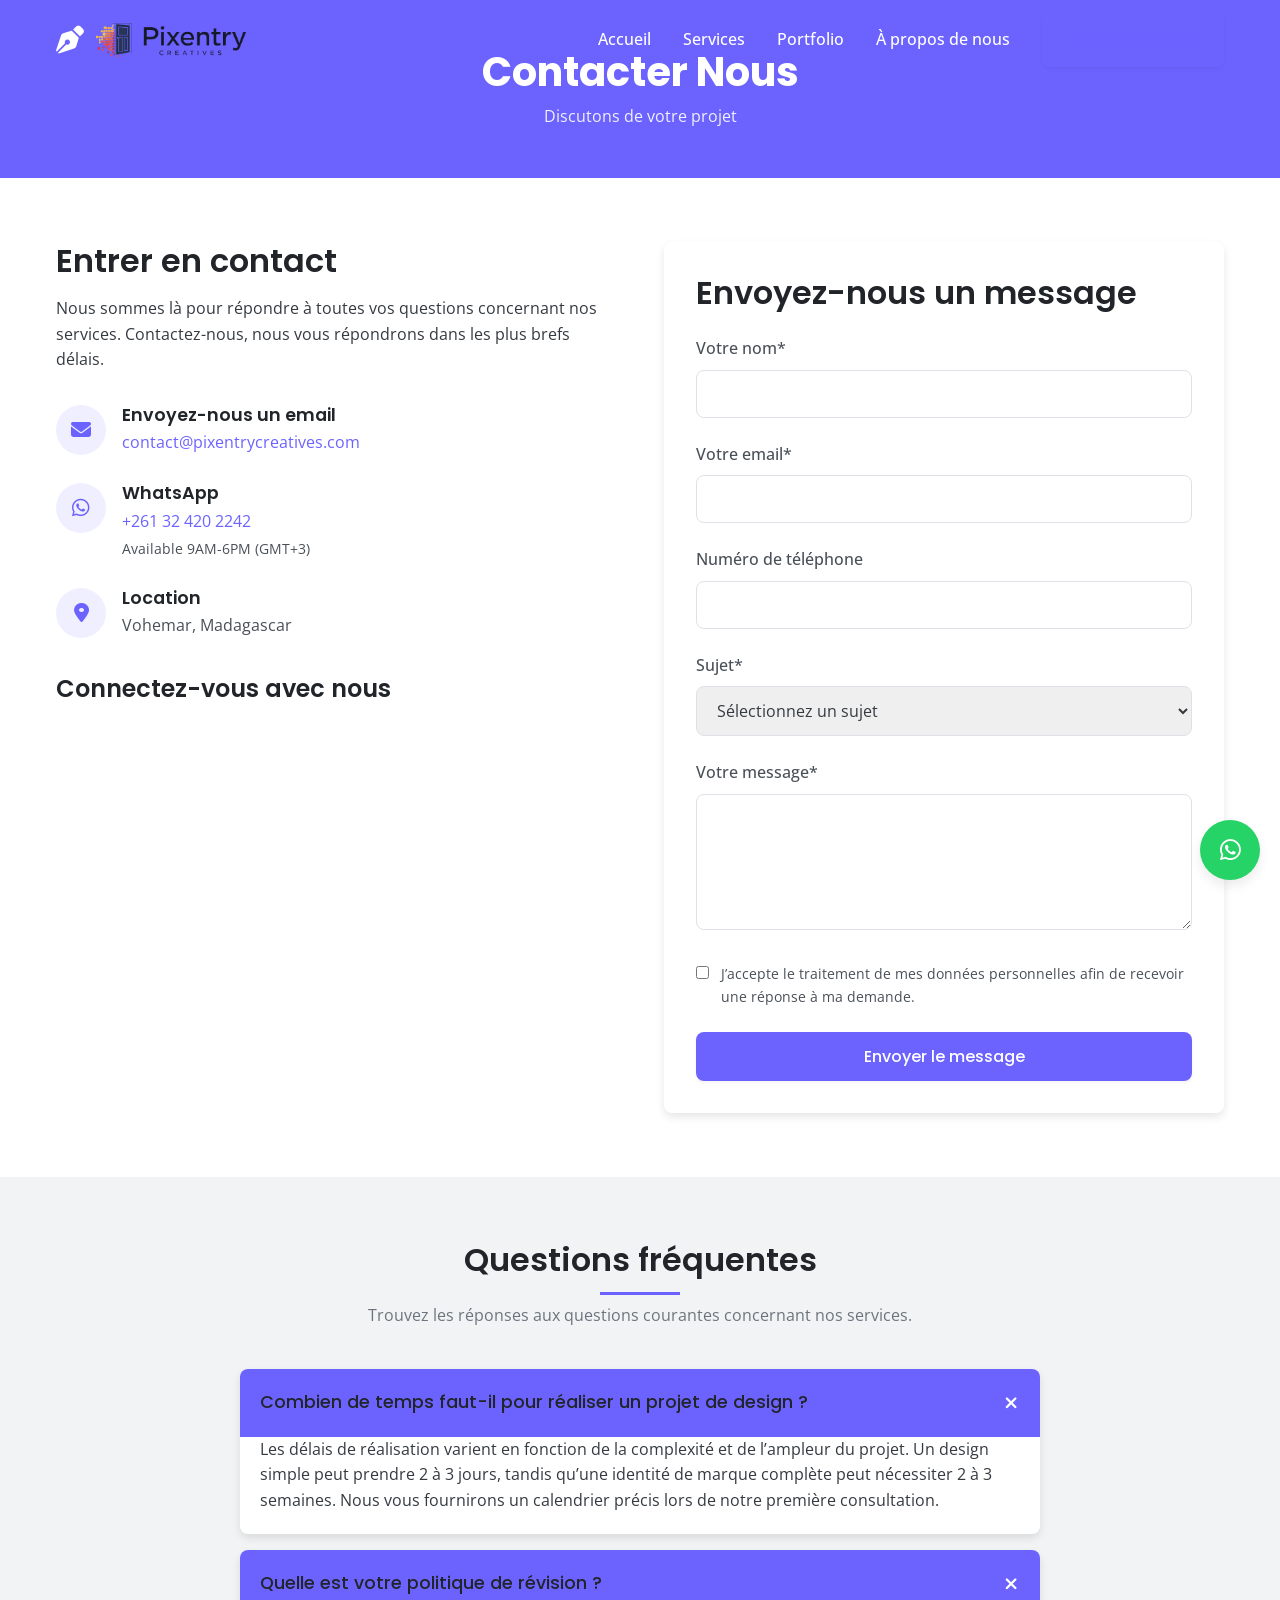
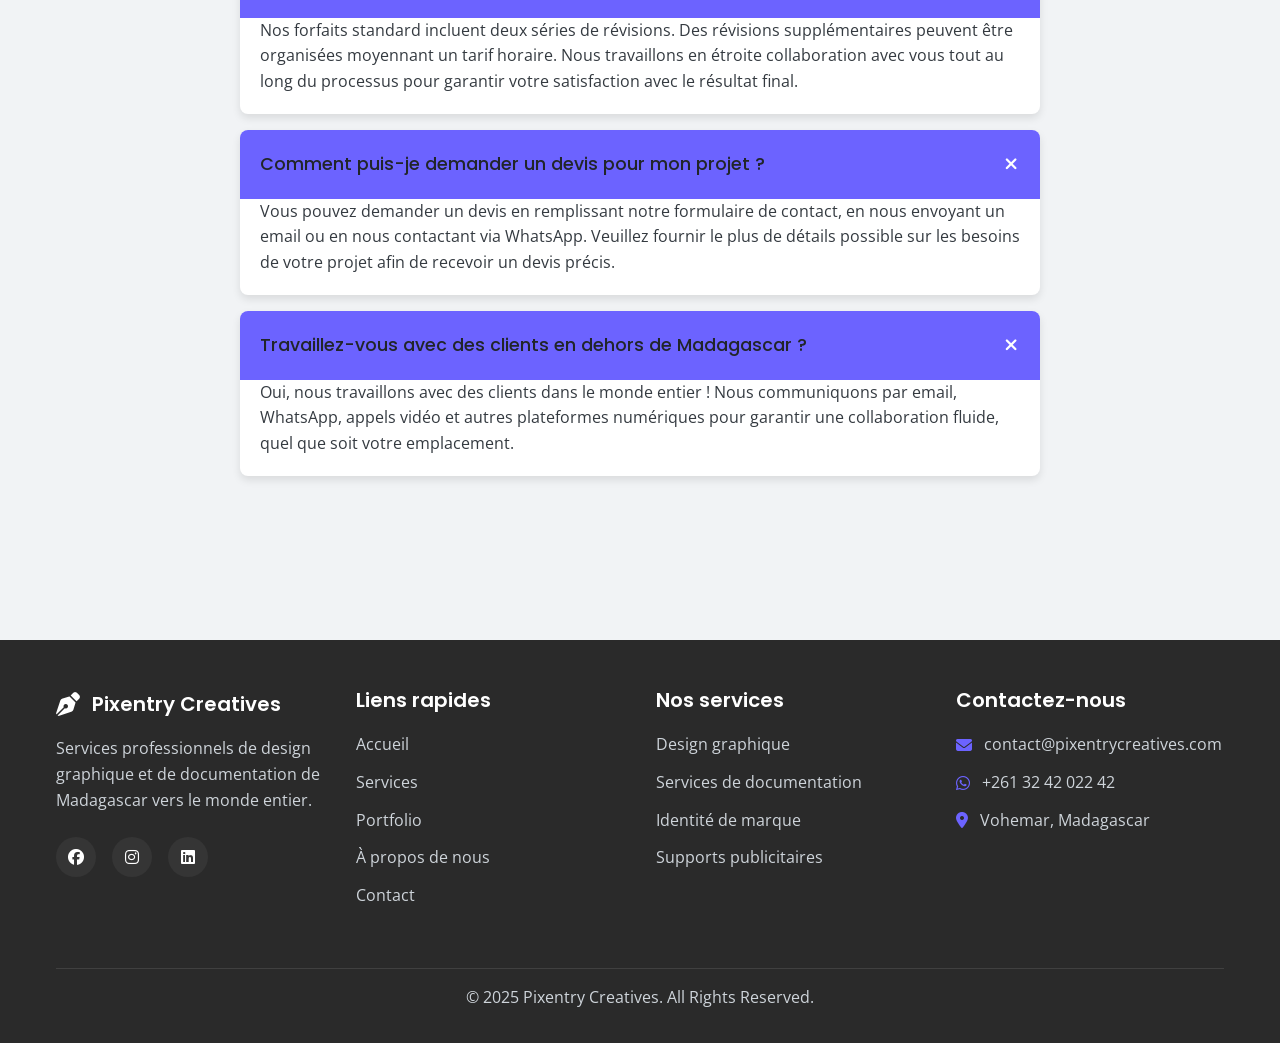
<file: contact.html>
<!DOCTYPE html>
<html lang="en">
<head>
    <meta charset="UTF-8">
    <meta name="viewport" content="width=device-width, initial-scale=1.0">
    <title>Contacter Nous - Pixentry Creatives</title>
    <link rel="stylesheet" href="assets/css/main.css">
    <link rel="stylesheet" href="assets/css/components.css">
    <link rel="stylesheet" href="assets/css/layout.css">
    <link rel="stylesheet" href="assets/css/responsive.css">
    <link rel="stylesheet" href="https://cdnjs.cloudflare.com/ajax/libs/font-awesome/6.4.0/css/all.min.css">
    <link rel="preconnect" href="https://fonts.googleapis.com">
    <link rel="preconnect" href="https://fonts.gstatic.com" crossorigin>
    <link href="https://fonts.googleapis.com/css2?family=Open+Sans:wght@400;500;600&family=Poppins:wght@400;500;600;700&display=swap" rel="stylesheet">
</head>
<body>
    <!-- Header -->
    <header id="header">
        <nav class="container">
            <div class="logo">
                <a href="index.html">
                    <i class="fa-solid fa-pen-nib"></i>
                    <span><img src="assets/image/pixentry logo (trensparent).png" width="150" alt="Logo"></span>
                </a>
            </div>
            <div class="nav-toggle" id="navToggle">
                <i class="fa-solid fa-bars"></i>
            </div>
            <ul class="nav-menu" id="navMenu">
                <li><a href="index.html">Accueil</a></li>
                <li><a href="services.html">Services</a></li>
                <li><a href="portfolio.html">Portfolio</a></li>
                <li><a href="about.html">À propos de nous</a></li>
                <li><a href="contact.html" class="active btn btn-outline">Contacter Nous</a></li>
            </ul>
        </nav>
    </header>

    <!-- Page Banner -->
    <section class="page-banner">
        <div class="container">
            <h1>Contacter Nous</h1>
            <p>Discutons de votre projet</p>
        </div>
    </section>

    <!-- Contact Section -->
    <section class="contact-section section-padding">
        <div class="container">
            <div class="contact-grid">
                <div class="contact-info reveal-left">
                    <h2>Entrer en contact</h2>
                    <p>Nous sommes là pour répondre à toutes vos questions concernant nos services. Contactez-nous, nous vous répondrons dans les plus brefs délais.</p>
                    
                    <div class="contact-methods">
                        <div class="contact-method">
                            <div class="method-icon">
                                <i class="fa-solid fa-envelope"></i>
                            </div>
                            <div class="method-details">
                                <h3>Envoyez-nous un email</h3>
                                <p><a href="mailto:contact@pixentrycreatives.com">contact@pixentrycreatives.com</a></p>
                            </div>
                        </div>
                        
                        <div class="contact-method">
                            <div class="method-icon">
                                <i class="fa-brands fa-whatsapp"></i>
                            </div>
                            <div class="method-details">
                                <h3>WhatsApp</h3>
                                <p><a href="https://wa.me/261345678901" target="_blank">+261 32 420 2242</a></p>
                                <p class="hint">Available 9AM-6PM (GMT+3)</p>
                            </div>
                        </div>
                        
                        <div class="contact-method">
                            <div class="method-icon">
                                <i class="fa-solid fa-location-dot"></i>
                            </div>
                            <div class="method-details">
                                <h3>Location</h3>
                                <p>Vohemar, Madagascar</p>
                            </div>
                        </div>
                    </div>
                    
                    <div class="social-connect">
                        <h3>Connectez-vous avec nous</h3>
                        <div class="social-links">
                            <a href="#" class="social-link"><i class="fa-brands fa-facebook"></i></a>
                            <a href="#" class="social-link"><i class="fa-brands fa-instagram"></i></a>
                            <a href="#" class="social-link"><i class="fa-brands fa-linkedin"></i></a>
                        </div>
                    </div>
                </div>
                
                <div class="contact-form-container reveal-right">
                    <form id="contactForm" class="contact-form">
                        <h2>Envoyez-nous un message</h2>
                        
                        <div class="form-group">
                            <label for="name">Votre nom*</label>
                            <input type="text" id="name" name="name" required>
                        </div>
                        
                        <div class="form-group">
                            <label for="email">Votre email*</label>
                            <input type="email" id="email" name="email" required>
                        </div>
                        
                        <div class="form-group">
                            <label for="phone">Numéro de téléphone</label>
                            <input type="tel" id="phone" name="phone">
                        </div>
                        
                        <div class="form-group">
                            <label for="subject">Sujet*</label>
                            <select id="subject" name="subject" required>
                                <option value="" selected disabled>Sélectionnez un sujet</option>
                                <option value="quote">Demander un devis</option>
                                <option value="info">Informations générales</option>
                                <option value="support">Assistance</option>
                                <option value="other">Autre</option>
                            </select>
                        </div>
                        
                        <div class="form-group">
                            <label for="message">Votre message*</label>
                            <textarea id="message" name="message" rows="5" required></textarea>
                        </div>
                        
                        <div class="form-group form-checkbox">
                            <input type="checkbox" id="consent" name="consent" required>
                            <label for="consent">J’accepte le traitement de mes données personnelles afin de recevoir une réponse à ma demande.</label>
                        </div>
                        
                        <button type="submit" class="btn btn-primary btn-full">Envoyer le message</button>
                    </form>
                </div>
            </div>
        </div>
    </section>

    <!-- FAQ Section -->
    <section class="faq-section section-padding bg-light">
        <div class="container">
            <div class="section-header">
                <h2>Questions fréquentes</h2>
                <p>Trouvez les réponses aux questions courantes concernant nos services.</p>
            </div>
            
            <div class="faq-container">
                <div class="faq-item reveal-up">
                    <div class="faq-question">
                        <h3>Combien de temps faut-il pour réaliser un projet de design ?</h3>
                        <span class="faq-toggle"><i class="fa-solid fa-plus"></i></span>
                    </div>
                    <div class="faq-answer">
                        <p>Les délais de réalisation varient en fonction de la complexité et de l’ampleur du projet. Un design simple peut prendre 2 à 3 jours, tandis qu’une identité de marque complète peut nécessiter 2 à 3 semaines. Nous vous fournirons un calendrier précis lors de notre première consultation.</p>
                    </div>
                </div>
                
                <div class="faq-item reveal-up" data-delay="100">
                    <div class="faq-question">
                        <h3>Quelle est votre politique de révision ?</h3>
                        <span class="faq-toggle"><i class="fa-solid fa-plus"></i></span>
                    </div>
                    <div class="faq-answer">
                        <p>Nos forfaits standard incluent deux séries de révisions. Des révisions supplémentaires peuvent être organisées moyennant un tarif horaire. Nous travaillons en étroite collaboration avec vous tout au long du processus pour garantir votre satisfaction avec le résultat final.</p>
                    </div>
                </div>
                
                <div class="faq-item reveal-up" data-delay="200">
                    <div class="faq-question">
                        <h3>Comment puis-je demander un devis pour mon projet ?</h3>
                        <span class="faq-toggle"><i class="fa-solid fa-plus"></i></span>
                    </div>
                    <div class="faq-answer">
                        <p>Vous pouvez demander un devis en remplissant notre formulaire de contact, en nous envoyant un email ou en nous contactant via WhatsApp. Veuillez fournir le plus de détails possible sur les besoins de votre projet afin de recevoir un devis précis.</p>
                    </div>
                </div>
                
                <div class="faq-item reveal-up" data-delay="300">
                    <div class="faq-question">
                        <h3>Travaillez-vous avec des clients en dehors de Madagascar ?</h3>
                        <span class="faq-toggle"><i class="fa-solid fa-plus"></i></span>
                    </div>
                    <div class="faq-answer">
                        <p>Oui, nous travaillons avec des clients dans le monde entier ! Nous communiquons par email, WhatsApp, appels vidéo et autres plateformes numériques pour garantir une collaboration fluide, quel que soit votre emplacement.</p>
                    </div>
                </div>
                
                <div class="faq-item reveal-up" data-delay="400">
                    <div class="faq-question">
                        <h3>Quels formats de fichiers fournissez-vous pour les créations finales ?</h3>
                        <span class="faq-toggle"><i class="fa-solid fa-plus"></i></span>
                    </div>
                    <div class="faq-answer">
                        <p>Nous fournissons les créations finales dans plusieurs formats adaptés à l’usage numérique et à l’impression, notamment AI, PSD, PDF, JPG, PNG et SVG. Si vous avez besoin de formats spécifiques, indiquez-le simplement lors du briefing du projet.</p>
                    </div>
                </div>
            </div>
        </div>
    </section>

    <!-- Footer -->
    <footer>
        <div class="container">
            <div class="footer-grid">
                <div class="footer-info">
                    <div class="footer-logo">
                        <i class="fa-solid fa-pen-nib"></i>
                        <span>Pixentry Creatives</span>
                    </div>
                    <p>Services professionnels de design graphique et de documentation de Madagascar vers le monde entier.</p>
                    <div class="social-links">
                        <a href="#"><i class="fa-brands fa-facebook"></i></a>
                        <a href="#"><i class="fa-brands fa-instagram"></i></a>
                        <a href="#"><i class="fa-brands fa-linkedin"></i></a>
                    </div>
                </div>
                <div class="footer-links">
                    <h3>Liens rapides</h3>
                    <ul>
                        <li><a href="index.html">Accueil</a></li>
                        <li><a href="services.html">Services</a></li>
                        <li><a href="portfolio.html">Portfolio</a></li>
                        <li><a href="about.html">À propos de nous</a></li>
                        <li><a href="contact.html">Contact</a></li>
                    </ul>
                </div>
                <div class="footer-services">
                    <h3>Nos services</h3>
                    <ul>
                        <li><a href="services.html#graphic-design">Design graphique</a></li>
                        <li><a href="services.html#document-services">Services de documentation</a></li>
                        <li><a href="services.html#brand-identity">Identité de marque</a></li>
                        <li><a href="services.html#advertising">Supports publicitaires</a></li>
                    </ul>
                </div>
                <div class="footer-contact">
                    <h3>Contactez-nous</h3>
                    <ul>
                        <li><i class="fa-solid fa-envelope"></i> contact@pixentrycreatives.com</li>
                        <li><i class="fa-brands fa-whatsapp"></i> +261 32 42 022 42</li>
                        <li><i class="fa-solid fa-location-dot"></i> Vohemar, Madagascar</li>
                    </ul>
                </div>
            </div>
            <div class="footer-bottom">
                <p>&copy; 2025 Pixentry Creatives. All Rights Reserved.</p>
            </div>
        </div>
    </footer>

    <!-- WhatsApp Button -->
    <a href="https://wa.me/261345678901" class="whatsapp-button" target="_blank">
        <i class="fa-brands fa-whatsapp"></i>
    </a>

    <!-- Form Success Message (Hidden by default) -->
    <div class="form-success-message" id="formSuccessMessage">
        <div class="success-content">
            <div class="success-icon">
                <i class="fa-solid fa-check-circle"></i>
            </div>
            <h3>Message envoyé avec succès !</h3>
            <p>Merci de nous avoir contactés. Nous vous répondrons dans les plus brefs délais.</p>
            <button class="btn btn-primary close-success">Fermer</button>
        </div>
    </div>

    <!-- Scripts -->
    <script src="assets/js/main.js"></script>
    <script src="assets/js/contact.js"></script>
</body>
</html>
</file>
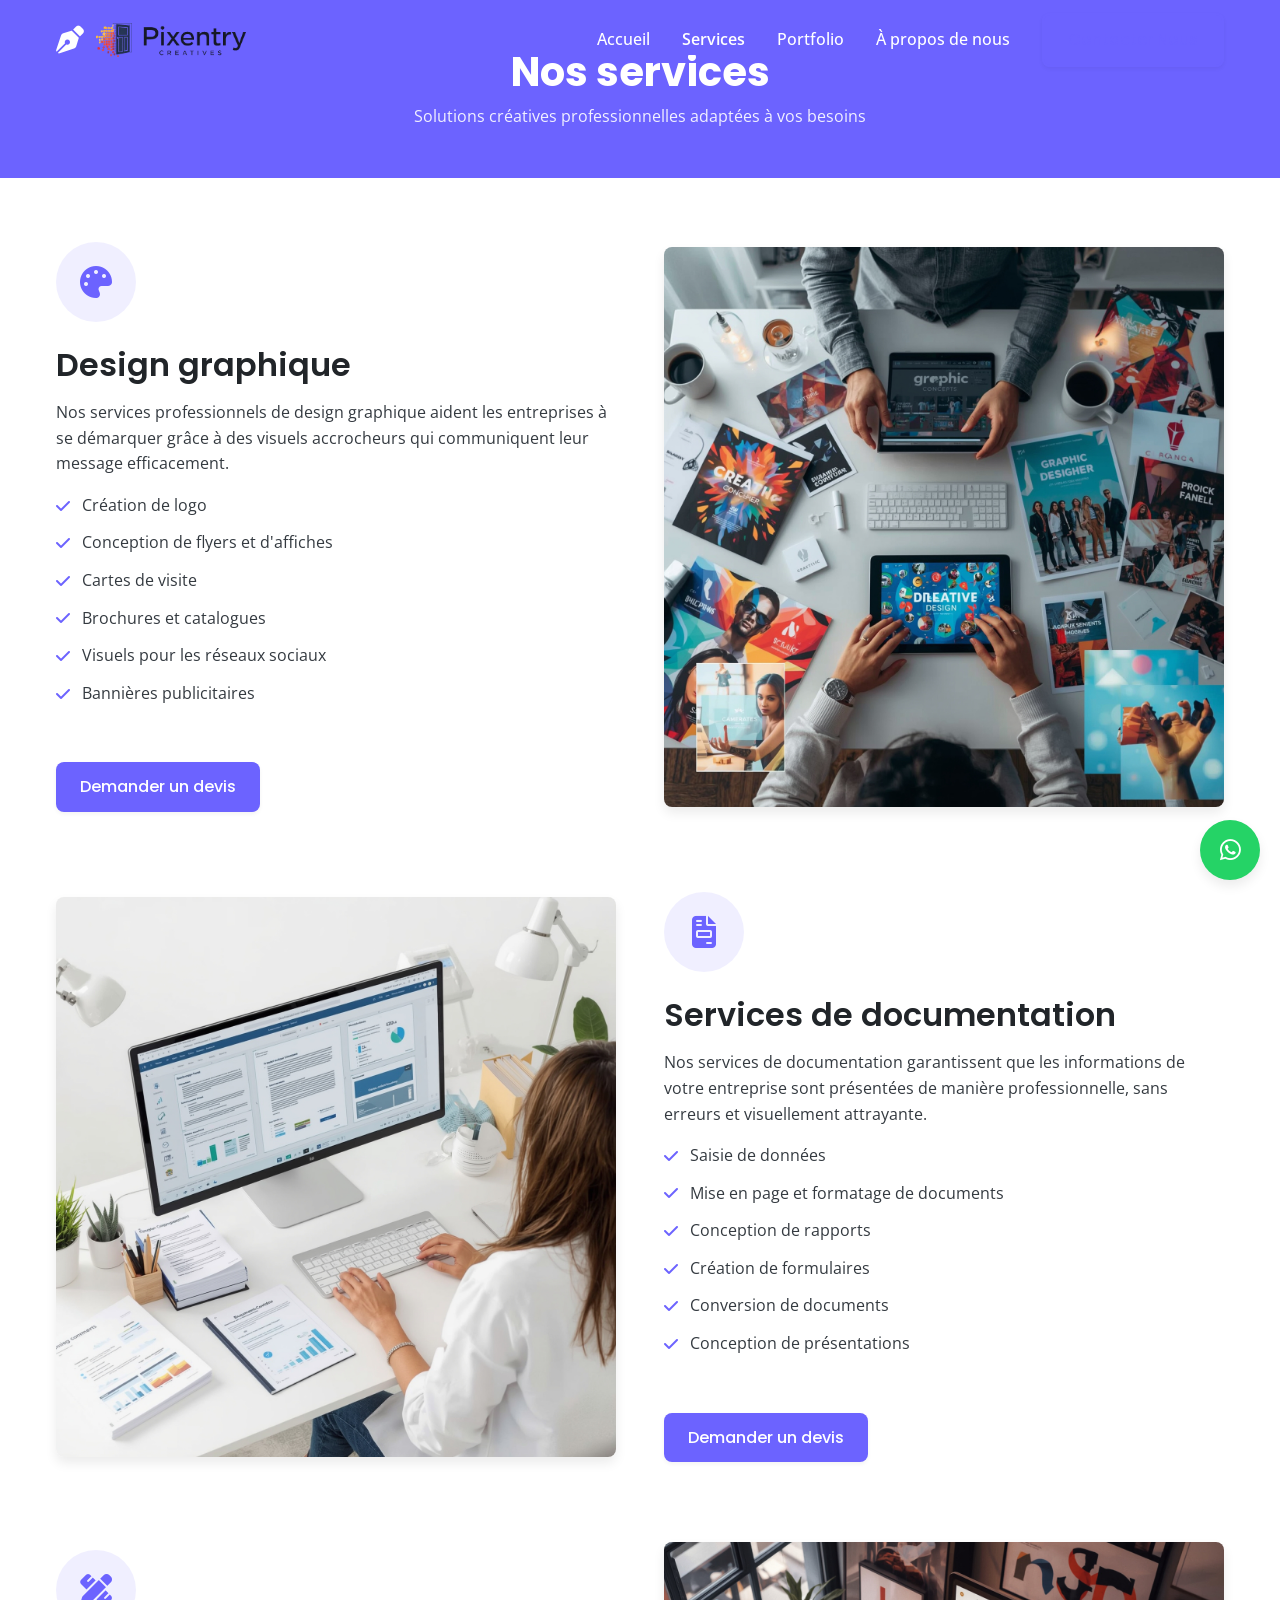
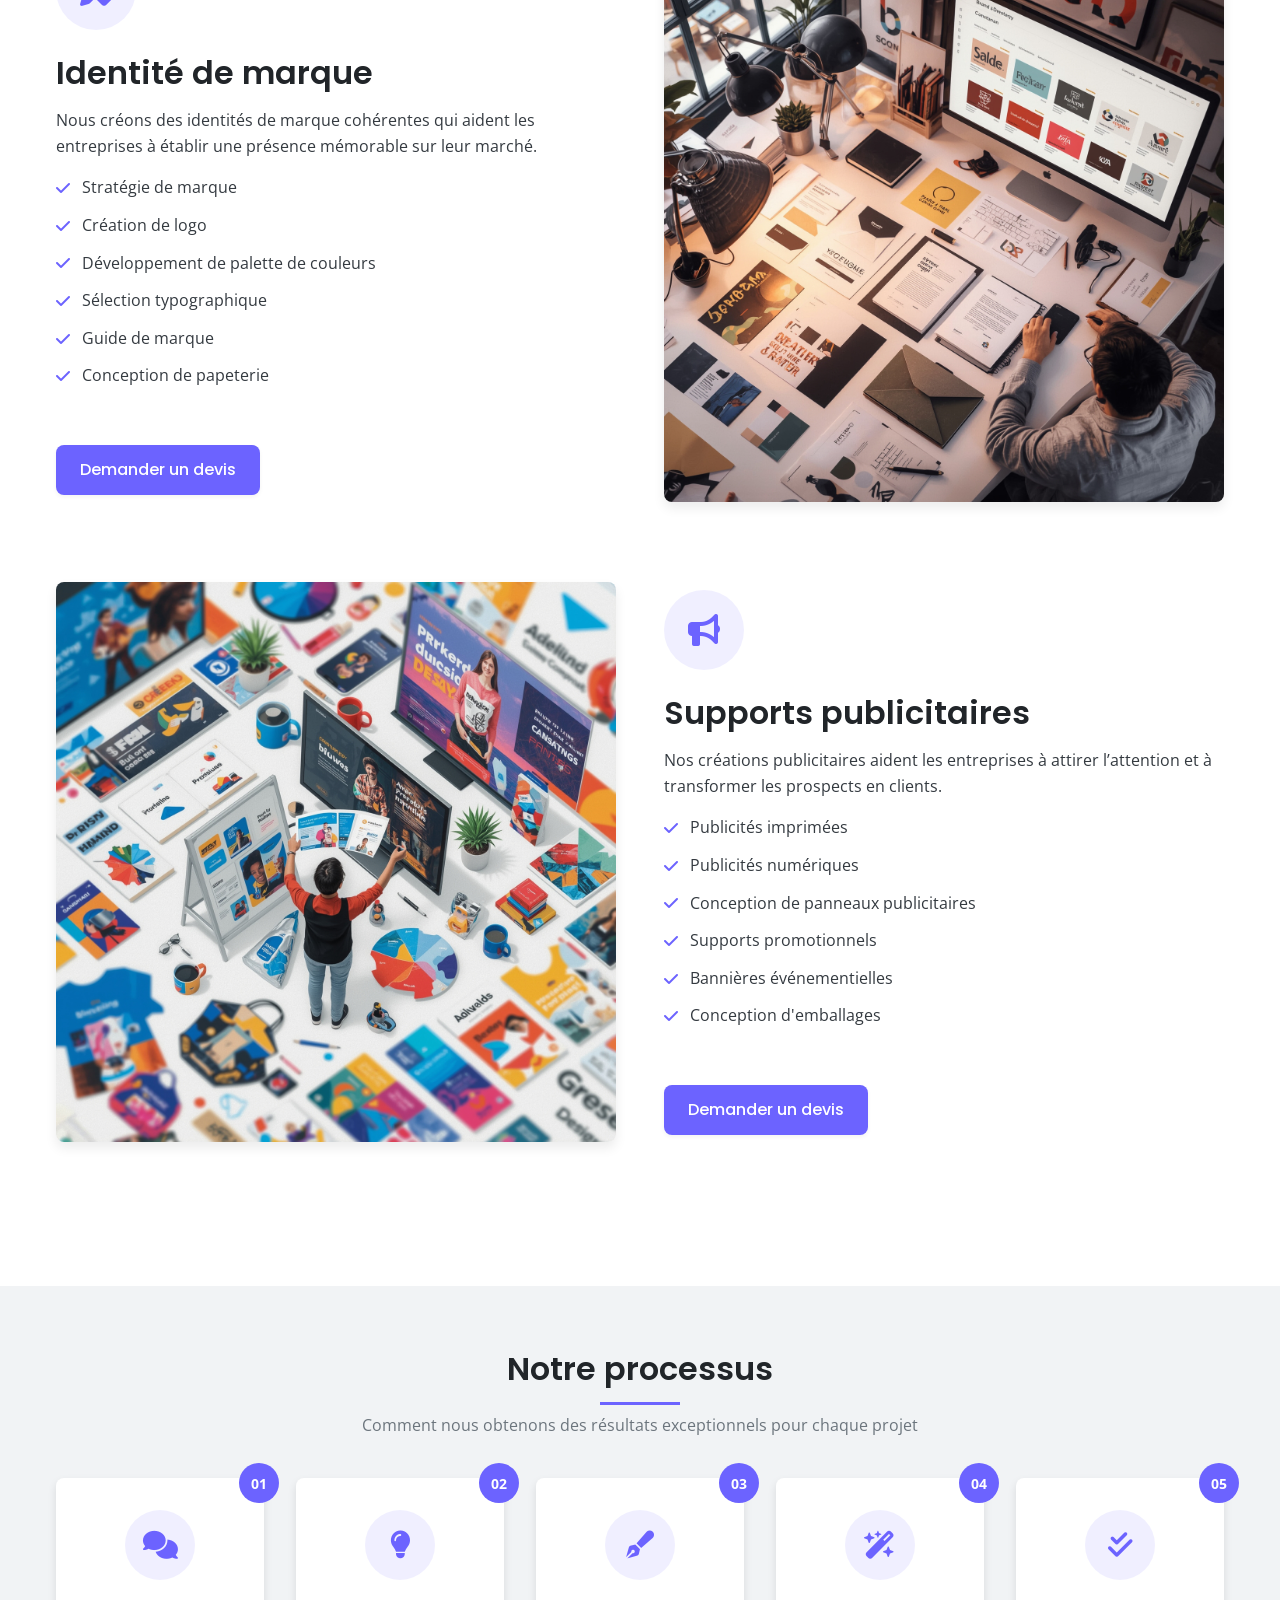
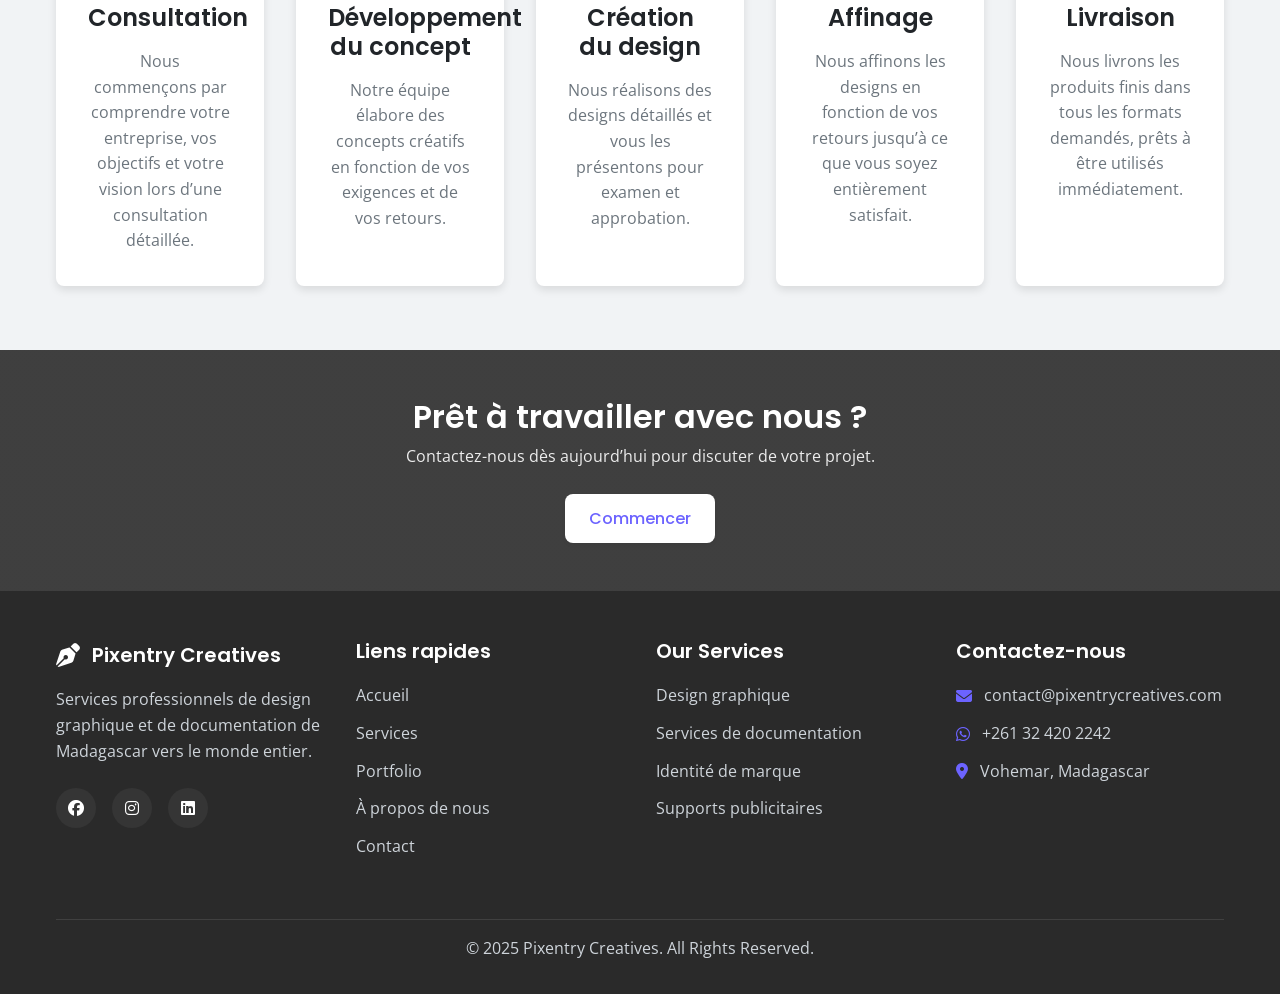
<file: services.html>
<!DOCTYPE html>
<html lang="en">
<head>
    <meta charset="UTF-8">
    <meta name="viewport" content="width=device-width, initial-scale=1.0">
    <title>Notre service - Pixentry Creatives</title>
    <link rel="stylesheet" href="assets/css/main.css">
    <link rel="stylesheet" href="assets/css/components.css">
    <link rel="stylesheet" href="assets/css/layout.css">
    <link rel="stylesheet" href="assets/css/responsive.css">
    <link rel="stylesheet" href="https://cdnjs.cloudflare.com/ajax/libs/font-awesome/6.4.0/css/all.min.css">
    <link rel="preconnect" href="https://fonts.googleapis.com">
    <link rel="preconnect" href="https://fonts.gstatic.com" crossorigin>
    <link href="https://fonts.googleapis.com/css2?family=Open+Sans:wght@400;500;600&family=Poppins:wght@400;500;600;700&display=swap" rel="stylesheet">
</head>
<body>
    <!-- Header -->
    <header id="header">
        <nav class="container">
            <div class="logo">
                <a href="index.html">
                    <i class="fa-solid fa-pen-nib"></i>
                    <span><img src="assets/image/pixentry logo (trensparent).png" width="150" alt="Logo"></span>
                </a>
            </div>
            <div class="nav-toggle" id="navToggle">
                <i class="fa-solid fa-bars"></i>
            </div>
            <ul class="nav-menu" id="navMenu">
                <li><a href="index.html">Accueil</a></li>
                <li><a href="services.html" class="active">Services</a></li>
                <li><a href="portfolio.html">Portfolio</a></li>
                <li><a href="about.html">À propos de nous</a></li>
                <li><a href="contact.html" class="btn btn-outline">Contacter Nous</a></li>
            </ul>
        </nav>
    </header>

    <!-- Page Banner -->
    <section class="page-banner">
        <div class="container">
            <h1>Nos services</h1>
            <p>Solutions créatives professionnelles adaptées à vos besoins</p>
        </div>
    </section>

    <!-- Services Section -->
    <section class="services-section section-padding">
        <div class="container">
            <div class="service-block" id="graphic-design">
                <div class="service-content reveal-left">
                    <div class="service-icon-large">
                        <i class="fa-solid fa-palette"></i>
                    </div>
                    <h2>Design graphique</h2>
                    <p>Nos services professionnels de design graphique aident les entreprises à se démarquer grâce à des visuels accrocheurs qui communiquent leur message efficacement.</p>
                    <ul class="service-list">
                        <li><i class="fa-solid fa-check"></i> Création de logo</li>
                        <li><i class="fa-solid fa-check"></i> Conception de flyers et d'affiches</li>
                        <li><i class="fa-solid fa-check"></i> Cartes de visite</li>
                        <li><i class="fa-solid fa-check"></i> Brochures et catalogues</li>
                        <li><i class="fa-solid fa-check"></i> Visuels pour les réseaux sociaux</li>
                        <li><i class="fa-solid fa-check"></i> Bannières publicitaires</li>
                    </ul>
                    <a href="contact.html" class="btn btn-primary mt-24">Demander un devis</a>
                </div>
                <div class="service-image reveal-right">
                    <img src="assets/image/Design graphic/1.jpg" alt="Graphic Design Services">
                </div>
            </div>

            <div class="service-block reverse" id="document-services">
                <div class="service-content reveal-right">
                    <div class="service-icon-large">
                        <i class="fa-solid fa-file-invoice"></i>
                    </div>
                    <h2>Services de documentation</h2>
                    <p>Nos services de documentation garantissent que les informations de votre entreprise sont présentées de manière professionnelle, sans erreurs et visuellement attrayante.</p>
                    <ul class="service-list">
                        <li><i class="fa-solid fa-check"></i> Saisie de données</li>
                        <li><i class="fa-solid fa-check"></i> Mise en page et formatage de documents</li>
                        <li><i class="fa-solid fa-check"></i> Conception de rapports</li>
                        <li><i class="fa-solid fa-check"></i> Création de formulaires</li>
                        <li><i class="fa-solid fa-check"></i> Conversion de documents</li>
                        <li><i class="fa-solid fa-check"></i> Conception de présentations</li>
                    </ul>
                    <a href="contact.html" class="btn btn-primary mt-24">Demander un devis</a>
                </div>
                <div class="service-image reveal-left">
                    <img src="assets/image/Service de documentation/1.jpg" alt="Document Services">
                </div>
            </div>

            <div class="service-block" id="brand-identity">
                <div class="service-content reveal-left">
                    <div class="service-icon-large">
                        <i class="fa-solid fa-pen-ruler"></i>
                    </div>
                    <h2>Identité de marque</h2>
                    <p>Nous créons des identités de marque cohérentes qui aident les entreprises à établir une présence mémorable sur leur marché.</p>
                    <ul class="service-list">
                        <li><i class="fa-solid fa-check"></i> Stratégie de marque</li>
                        <li><i class="fa-solid fa-check"></i> Création de logo</li>
                        <li><i class="fa-solid fa-check"></i> Développement de palette de couleurs</li>
                        <li><i class="fa-solid fa-check"></i> Sélection typographique</li>
                        <li><i class="fa-solid fa-check"></i> Guide de marque</li>
                        <li><i class="fa-solid fa-check"></i> Conception de papeterie</li>
                    </ul>
                    <a href="contact.html" class="btn btn-primary mt-24">Demander un devis</a>
                </div>
                <div class="service-image reveal-right">
                    <img src="assets/image/Identité de marque/1.jpg" alt="Brand Identity Services">
                </div>
            </div>

            <div class="service-block reverse" id="advertising">
                <div class="service-content reveal-right">
                    <div class="service-icon-large">
                        <i class="fa-solid fa-bullhorn"></i>
                    </div>
                    <h2>Supports publicitaires</h2>
                    <p>Nos créations publicitaires aident les entreprises à attirer l’attention et à transformer les prospects en clients.</p>
                    <ul class="service-list">
                        <li><i class="fa-solid fa-check"></i> Publicités imprimées</li>
                        <li><i class="fa-solid fa-check"></i> Publicités numériques</li>
                        <li><i class="fa-solid fa-check"></i> Conception de panneaux publicitaires</li>
                        <li><i class="fa-solid fa-check"></i> Supports promotionnels</li>
                        <li><i class="fa-solid fa-check"></i> Bannières événementielles</li>
                        <li><i class="fa-solid fa-check"></i> Conception d'emballages</li>
                    </ul>
                    <a href="contact.html" class="btn btn-primary mt-24">Demander un devis</a>
                </div>
                <div class="service-image reveal-left">
                    <img src="assets/image/support publicitaire/1.jpg" alt="Advertising Materials">
                </div>
            </div>
        </div>
    </section>

    <!-- Process Section -->
    <section class="process-section section-padding bg-light">
        <div class="container">
            <div class="section-header">
                <h2>Notre processus</h2>
                <p>Comment nous obtenons des résultats exceptionnels pour chaque projet</p>
            </div>
            <div class="process-grid">
                <div class="process-card reveal-up">
                    <div class="process-number">01</div>
                    <div class="process-icon">
                        <i class="fa-solid fa-comments"></i>
                    </div>
                    <h3>Consultation</h3>
                    <p>Nous commençons par comprendre votre entreprise, vos objectifs et votre vision lors d’une consultation détaillée.</p>
                </div>
                <div class="process-card reveal-up" data-delay="100">
                    <div class="process-number">02</div>
                    <div class="process-icon">
                        <i class="fa-solid fa-lightbulb"></i>
                    </div>
                    <h3>Développement du concept</h3>
                    <p>Notre équipe élabore des concepts créatifs en fonction de vos exigences et de vos retours.</p>
                </div>
                <div class="process-card reveal-up" data-delay="200">
                    <div class="process-number">03</div>
                    <div class="process-icon">
                        <i class="fa-solid fa-pen-fancy"></i>
                    </div>
                    <h3>Création du design</h3>
                    <p>Nous réalisons des designs détaillés et vous les présentons pour examen et approbation.</p>
                </div>
                <div class="process-card reveal-up" data-delay="300">
                    <div class="process-number">04</div>
                    <div class="process-icon">
                        <i class="fa-solid fa-wand-magic-sparkles"></i>
                    </div>
                    <h3>Affinage</h3>
                    <p>Nous affinons les designs en fonction de vos retours jusqu’à ce que vous soyez entièrement satisfait.</p>
                </div>
                <div class="process-card reveal-up" data-delay="400">
                    <div class="process-number">05</div>
                    <div class="process-icon">
                        <i class="fa-solid fa-check-double"></i>
                    </div>
                    <h3>Livraison</h3>
                    <p>Nous livrons les produits finis dans tous les formats demandés, prêts à être utilisés immédiatement.</p>
                </div>
            </div>
        </div>
    </section>

    <!-- CTA Section -->
    <section class="cta-section">
        <div class="container">
            <div class="cta-content reveal-up">
                <h2>Prêt à travailler avec nous ?</h2>
                <p>Contactez-nous dès aujourd’hui pour discuter de votre projet.</p>
                <a href="contact.html" class="btn btn-light">Commencer</a>
            </div>
        </div>
    </section>

    <!-- Footer -->
<footer>
        <div class="container">
            <div class="footer-grid">
                <div class="footer-info">
                    <div class="footer-logo">
                        <i class="fa-solid fa-pen-nib"></i>
                        <span>Pixentry Creatives</span>
                    </div>
                    <p>Services professionnels de design graphique et de documentation de Madagascar vers le monde entier.</p>
                    <div class="social-links">
                        <a href="#"><i class="fa-brands fa-facebook"></i></a>
                        <a href="#"><i class="fa-brands fa-instagram"></i></a>
                        <a href="#"><i class="fa-brands fa-linkedin"></i></a>
                    </div>
                </div>
                <div class="footer-links">
                    <h3>Liens rapides</h3>
                    <ul>
                        <li><a href="index.html">Accueil</a></li>
                        <li><a href="services.html">Services</a></li>
                        <li><a href="portfolio.html">Portfolio</a></li>
                        <li><a href="about.html">À propos de nous</a></li>
                        <li><a href="contact.html">Contact</a></li>
                    </ul>
                </div>
                <div class="footer-services">
                    <h3>Our Services</h3>
                    <ul>
                        <li><a href="services.html#graphic-design">Design graphique</a></li>
                        <li><a href="services.html#document-services">Services de documentation</a></li>
                        <li><a href="services.html#brand-identity">Identité de marque</a></li>
                        <li><a href="services.html#advertising">Supports publicitaires</a></li>
                    </ul>
                </div>
                <div class="footer-contact">
                    <h3>Contactez-nous</h3>
                    <ul>
                        <li><i class="fa-solid fa-envelope"></i> contact@pixentrycreatives.com</li>
                        <li><i class="fa-brands fa-whatsapp"></i> +261 32 420 2242</li>
                        <li><i class="fa-solid fa-location-dot"></i> Vohemar, Madagascar</li>
                    </ul>
                </div>
            </div>
            <div class="footer-bottom">
                <p>&copy; 2025 Pixentry Creatives. All Rights Reserved.</p>
            </div>
        </div>
    </footer>

    <!-- WhatsApp Button -->
    <a href="https://wa.me/261345678901" class="whatsapp-button" target="_blank">
        <i class="fa-brands fa-whatsapp"></i>
    </a>

    <!-- Scripts -->
    <script src="assets/js/main.js"></script>
</body>
</html>
</file>
<file: assets/css/main.css>
/* Main Styles - Pixentry Creatives */

/* CSS Reset */
*, *::before, *::after {
    margin: 0;
    padding: 0;
    box-sizing: border-box;
}

/* Variables */
:root {
    /* Colors */
    --color-primary: #6C63FF;
    --color-primary-dark: #5A52D9;
    --color-primary-light: #8B84FF;
    --color-secondary: #2A2A2A;
    --color-accent: #FF6584;
    
    --color-white: #FFFFFF;
    --color-light: #F8F9FA;
    --color-gray-100: #F1F3F5;
    --color-gray-200: #E9ECEF;
    --color-gray-300: #DEE2E6;
    --color-gray-400: #CED4DA;
    --color-gray-500: #ADB5BD;
    --color-gray-600: #6C757D;
    --color-gray-700: #495057;
    --color-gray-800: #343A40;
    --color-gray-900: #212529;
    --color-dark: #121212;
    
    --color-success: #28A745;
    --color-warning: #FFC107;
    --color-error: #DC3545;
    
    /* Typography */
    --font-primary: 'Open Sans', sans-serif;
    --font-heading: 'Poppins', sans-serif;
    
    /* Spacing - 8px grid */
    --space-1: 0.25rem; /* 4px */
    --space-2: 0.5rem;  /* 8px */
    --space-3: 1rem;    /* 16px */
    --space-4: 1.5rem;  /* 24px */
    --space-5: 2rem;    /* 32px */
    --space-6: 2.5rem;  /* 40px */
    --space-7: 3rem;    /* 48px */
    --space-8: 4rem;    /* 64px */
    
    /* Borders */
    --border-radius-sm: 0.25rem;
    --border-radius: 0.5rem;
    --border-radius-lg: 0.75rem;
    --border-radius-xl: 1rem;
    
    /* Shadows */
    --shadow-sm: 0 2px 4px rgba(0, 0, 0, 0.05);
    --shadow: 0 4px 8px rgba(0, 0, 0, 0.1);
    --shadow-md: 0 6px 12px rgba(0, 0, 0, 0.08);
    --shadow-lg: 0 8px 24px rgba(0, 0, 0, 0.12);
    
    /* Transitions */
    --transition: all 0.3s ease;
    --transition-fast: all 0.2s ease;
    --transition-slow: all 0.5s ease;
    
    /* Container */
    --container-width: 1200px;
    --header-height: 80px;
}

/* Base Styles */
html {
    font-size: 16px;
    scroll-behavior: smooth;
}

body {
    font-family: var(--font-primary);
    font-weight: 400;
    line-height: 1.6;
    color: var(--color-gray-800);
    background-color: var(--color-white);
}

h1, h2, h3, h4, h5, h6 {
    font-family: var(--font-heading);
    font-weight: 600;
    line-height: 1.2;
    margin-bottom: var(--space-3);
    color: var(--color-gray-900);
}

h1 {
    font-size: 2.5rem;
    font-weight: 700;
}

h2 {
    font-size: 2rem;
    font-weight: 600;
}

h3 {
    font-size: 1.5rem;
    font-weight: 600;
}

h4 {
    font-size: 1.25rem;
    font-weight: 500;
}

p {
    margin-bottom: var(--space-3);
}

a {
    color: var(--color-primary);
    text-decoration: none;
    transition: var(--transition-fast);
}

a:hover {
    color: var(--color-primary-dark);
}

img {
    max-width: 100%;
    height: auto;
    display: block;
}

ul, ol {
    list-style-position: inside;
    margin-bottom: var(--space-3);
}

/* Container */
.container {
    width: 100%;
    max-width: var(--container-width);
    margin: 0 auto;
    padding: 0 var(--space-4);
}

/* Section Padding */
.section-padding {
    padding: var(--space-8) 0;
}

.section-padding-sm {
    padding: var(--space-5) 0;
}

/* Section Header */
.section-header {
    text-align: center;
    margin-bottom: var(--space-6);
}

.section-header h2 {
    position: relative;
    padding-bottom: var(--space-3);
    margin-bottom: var(--space-2);
}

.section-header h2::after {
    content: '';
    position: absolute;
    bottom: 0;
    left: 50%;
    transform: translateX(-50%);
    width: 80px;
    height: 3px;
    background-color: var(--color-primary);
}

.section-header p {
    color: var(--color-gray-600);
    max-width: 600px;
    margin: 0 auto;
}

/* Background Colors */
.bg-light {
    background-color: var(--color-gray-100);
}

.bg-primary {
    background-color: var(--color-primary);
    color: var(--color-white);
}

.bg-dark {
    background-color: var(--color-secondary);
    color: var(--color-white);
}

/* Text Utilities */
.text-center {
    text-align: center;
}

.text-primary {
    color: var(--color-primary);
}

.text-white {
    color: var(--color-white);
}

/* Margin Utilities */
.mt-8 {
    margin-top: var(--space-2);
}

.mt-16 {
    margin-top: var(--space-3);
}

.mt-24 {
    margin-top: var(--space-4);
}

.mt-32 {
    margin-top: var(--space-5);
}

.mt-40 {
    margin-top: var(--space-6);
}

.mb-8 {
    margin-bottom: var(--space-2);
}

.mb-16 {
    margin-bottom: var(--space-3);
}

.mb-24 {
    margin-bottom: var(--space-4);
}

.mb-32 {
    margin-bottom: var(--space-5);
}

/* Page Banner */
.page-banner {
    background-color: var(--color-primary);
    color: var(--color-white);
    padding: var(--space-7) 0;
    text-align: center;
}

.page-banner h1 {
    color: var(--color-white);
    margin-bottom: var(--space-2);
}

.page-banner p {
    color: rgba(255, 255, 255, 0.9);
    max-width: 600px;
    margin: 0 auto;
}

/* WhatsApp Button */
.whatsapp-button {
    position: fixed;
    bottom: 20px;
    right: 20px;
    width: 60px;
    height: 60px;
    background-color: #25D366;
    color: white;
    border-radius: 50%;
    display: flex;
    justify-content: center;
    align-items: center;
    box-shadow: var(--shadow-md);
    z-index: 999;
    transition: var(--transition);
}

.whatsapp-button i {
    font-size: 1.5rem;
}

.whatsapp-button:hover {
    background-color: #128C7E;
    transform: scale(1.1);
    color: white;
}

/* Animation Utilities */
.reveal-up, .reveal-left, .reveal-right {
    opacity: 0;
    transition: all 0.6s ease;
    visibility: hidden;
}

.reveal-up.active {
    opacity: 1;
    visibility: visible;
    transform: translateY(0);
}

.reveal-left.active {
    opacity: 1;
    visibility: visible;
    transform: translateX(0);
}

.reveal-right.active {
    opacity: 1;
    visibility: visible;
    transform: translateX(0);
}

.reveal-up {
    transform: translateY(40px);
}

.reveal-left {
    transform: translateX(-40px);
}

.reveal-right {
    transform: translateX(40px);
}
</file>
<file: assets/css/components.css>
/* Components - Pixentry Creatives */

/* Buttons */
.btn {
    display: inline-block;
    padding: 0.75rem 1.5rem;
    border-radius: var(--border-radius);
    font-weight: 500;
    text-align: center;
    cursor: pointer;
    transition: var(--transition);
    border: none;
    font-family: var(--font-heading);
    font-size: 1rem;
    box-shadow: var(--shadow-sm);
}

.btn-primary {
    background-color: var(--color-primary);
    color: var(--color-white);
}

.btn-primary:hover {
    background-color: var(--color-primary-dark);
    color: var(--color-white);
    transform: translateY(-2px);
    box-shadow: var(--shadow);
}

.btn-secondary {
    background-color: var(--color-secondary);
    color: var(--color-white);
}

.btn-secondary:hover {
    background-color: var(--color-gray-800);
    color: var(--color-white);
    transform: translateY(-2px);
    box-shadow: var(--shadow);
}

.btn-light {
    background-color: var(--color-white);
    color: var(--color-primary);
}

.btn-light:hover {
    background-color: var(--color-gray-100);
    color: var(--color-primary);
    transform: translateY(-2px);
    box-shadow: var(--shadow);
}

.btn-outline {
    background-color: transparent;
    color: var(--color-primary);
    border: 2px solid var(--color-primary);
}

.btn-outline:hover {
    background-color: var(--color-primary);
    color: var(--color-white);
    transform: translateY(-2px);
}

.btn-text {
    background: none;
    border: none;
    padding: 0;
    color: var(--color-primary);
    font-weight: 600;
    display: inline-flex;
    align-items: center;
    gap: 0.5rem;
    transition: var(--transition-fast);
}

.btn-text:hover {
    color: var(--color-primary-dark);
    transform: translateX(5px);
}

.btn-full {
    width: 100%;
}

/* Header/Navigation */
header {
    position: fixed;
    top: 0;
    left: 0;
    width: 100%;
    z-index: 1000;
    background-color: transparent;
    transition: var(--transition);
    height: var(--header-height);
    display: flex;
    align-items: center;
}

header.scrolled {
    background-color: var(--color-white);
    box-shadow: var(--shadow);
}

header.scrolled .logo a, 
header.scrolled .nav-menu a:not(.btn) {
    color: var(--color-gray-900);
}

header.scrolled .nav-toggle {
    color: var(--color-gray-900);
}

nav {
    display: flex;
    justify-content: space-between;
    align-items: center;
    width: 100%;
}

.logo a {
    display: flex;
    align-items: center;
    gap: 0.75rem;
    font-family: var(--font-heading);
    font-size: 1.5rem;
    font-weight: 600;
    color: var(--color-white);
}

.logo i {
    font-size: 1.75rem;
}

.nav-menu {
    display: flex;
    list-style: none;
    margin: 0;
    gap: 2rem;
    align-items: center;
}

.nav-menu a:not(.btn) {
    color: var(--color-white);
    font-weight: 500;
    position: relative;
}

.nav-menu a:not(.btn)::after {
    content: '';
    position: absolute;
    bottom: -5px;
    left: 0;
    width: 0;
    height: 2px;
    background-color: var(--color-primary);
    transition: var(--transition-fast);
}

.nav-menu a:not(.btn):hover::after,
.nav-menu a.active:not(.btn)::after {
    width: 100%;
}

.nav-menu a.active:not(.btn) {
    font-weight: 600;
}

.nav-toggle {
    display: none;
    color: var(--color-white);
    font-size: 1.5rem;
    cursor: pointer;
}

/* Hero Section */
.hero {
    height: 100vh;
    min-height: 600px;
    background-image: linear-gradient(rgba(0, 0, 0, 0.6), rgba(0, 0, 0, 0.6)), url('../image/fond.jpg');
    background-size: cover;
    background-position: center;
    display: flex;
    align-items: center;
    color: var(--color-white);
}

.hero-content {
    display: flex;
    flex-direction: column;
    max-width: 800px;
}

.hero-text h1 {
    font-size: 3.5rem;
    margin-bottom: var(--space-3);
    color: var(--color-white);
}

.hero-text p {
    font-size: 1.25rem;
    margin-bottom: var(--space-5);
    opacity: 0.9;
}

.hero-buttons {
    display: flex;
    gap: 1rem;
    flex-wrap: wrap;
}

/* Service Cards */
.services-grid {
    display: grid;
    grid-template-columns: repeat(auto-fit, minmax(300px, 1fr));
    gap: 2rem;
}

.service-card {
    background-color: var(--color-white);
    padding: 2rem;
    border-radius: var(--border-radius);
    box-shadow: var(--shadow);
    transition: var(--transition);
    display: flex;
    flex-direction: column;
    align-items: flex-start;
}

.service-card:hover {
    transform: translateY(-10px);
    box-shadow: var(--shadow-lg);
}

.service-icon {
    width: 70px;
    height: 70px;
    background-color: rgba(108, 99, 255, 0.1);
    border-radius: 50%;
    display: flex;
    align-items: center;
    justify-content: center;
    margin-bottom: 1.5rem;
    color: var(--color-primary);
    font-size: 1.75rem;
    transition: var(--transition);
}

.service-card:hover .service-icon {
    background-color: var(--color-primary);
    color: var(--color-white);
}

.service-card h3 {
    margin-bottom: 1rem;
}

.service-card p {
    color: var(--color-gray-600);
    margin-bottom: 1.5rem;
}

/* Portfolio Items */
.portfolio-grid {
    display: grid;
    grid-template-columns: repeat(auto-fill, minmax(300px, 1fr));
    gap: 1.5rem;
}

.portfolio-item {
    position: relative;
    border-radius: var(--border-radius);
    overflow: hidden;
    height: 250px;
    box-shadow: var(--shadow);
}

.portfolio-item img {
    width: 100%;
    height: 100%;
    object-fit: cover;
    transition: var(--transition);
}

.portfolio-overlay {
    position: absolute;
    top: 0;
    left: 0;
    width: 100%;
    height: 100%;
    background: linear-gradient(to top, rgba(0, 0, 0, 0.8), transparent);
    display: flex;
    flex-direction: column;
    justify-content: flex-end;
    padding: 1.5rem;
    opacity: 0;
    transition: var(--transition);
}

.portfolio-overlay h3 {
    color: var(--color-white);
    margin-bottom: 0.5rem;
}

.portfolio-overlay p {
    color: var(--color-gray-300);
    margin-bottom: 0;
}

.portfolio-item:hover img {
    transform: scale(1.1);
}

.portfolio-item:hover .portfolio-overlay {
    opacity: 1;
}

/* Portfolio Content (for Portfolio page) */
.portfolio-content {
    padding: 1rem;
}

.portfolio-link {
    display: inline-flex;
    align-items: center;
    gap: 0.5rem;
    color: var(--color-primary-light);
    margin-top: 0.5rem;
    font-weight: 500;
}

.portfolio-link:hover {
    color: var(--color-white);
}

/* Filter Buttons */
.filter-buttons {
    display: flex;
    justify-content: center;
    gap: 1rem;
    margin-bottom: 2rem;
    flex-wrap: wrap;
}

.filter-btn {
    padding: 0.5rem 1.25rem;
    background: var(--color-white);
    border: 1px solid var(--color-gray-300);
    border-radius: var(--border-radius);
    cursor: pointer;
    transition: var(--transition-fast);
    font-weight: 500;
}

.filter-btn:hover, .filter-btn.active {
    background-color: var(--color-primary);
    color: var(--color-white);
    border-color: var(--color-primary);
}

/* Testimonials */
.testimonial-slider {
    position: relative;
    max-width: 800px;
    margin: 0 auto;
}

.testimonial-slide {
    display: none;
    animation: fadeEffect 0.5s;
}

.testimonial-slide.active {
    display: block;
}

@keyframes fadeEffect {
    from {opacity: 0.4}
    to {opacity: 1}
}

.testimonial-content {
    background-color: var(--color-white);
    padding: 2.5rem;
    border-radius: var(--border-radius);
    box-shadow: var(--shadow);
    position: relative;
    text-align: center;
}

.testimonial-quote {
    position: absolute;
    top: -20px;
    left: 50%;
    transform: translateX(-50%);
    width: 40px;
    height: 40px;
    background-color: var(--color-primary);
    border-radius: 50%;
    display: flex;
    align-items: center;
    justify-content: center;
    color: var(--color-white);
    font-size: 1.25rem;
}

.testimonial-content p {
    font-style: italic;
    color: var(--color-gray-700);
    margin-bottom: 1.5rem;
}

.testimonial-author h4 {
    margin-bottom: 0.25rem;
    color: var(--color-gray-900);
}

.testimonial-author p {
    margin-bottom: 0;
    color: var(--color-gray-600);
    font-style: normal;
    font-size: 0.9rem;
}

.testimonial-controls {
    display: flex;
    justify-content: center;
    align-items: center;
    margin-top: 2rem;
    gap: 1rem;
}

.testimonial-prev, .testimonial-next {
    background: var(--color-white);
    border: 1px solid var(--color-gray-300);
    width: 40px;
    height: 40px;
    border-radius: 50%;
    display: flex;
    align-items: center;
    justify-content: center;
    cursor: pointer;
    transition: var(--transition-fast);
}

.testimonial-prev:hover, .testimonial-next:hover {
    background-color: var(--color-primary);
    color: var(--color-white);
    border-color: var(--color-primary);
}

.testimonial-dots {
    display: flex;
    gap: 0.5rem;
}

.dot {
    width: 10px;
    height: 10px;
    background-color: var(--color-gray-300);
    border-radius: 50%;
    cursor: pointer;
    transition: var(--transition-fast);
}

.dot.active, .dot:hover {
    background-color: var(--color-primary);
}

/* CTA Section */
.cta-section {
    background-image: linear-gradient(rgba(42, 42, 42, 0.9), rgba(42, 42, 42, 0.9)), url('https://images.pexels.com/photos/1595385/pexels-photo-1595385.jpeg?auto=compress&cs=tinysrgb&w=1260&h=750&dpr=1');
    background-size: cover;
    background-position: center;
    padding: var(--space-7) 0;
    color: var(--color-white);
    text-align: center;
}

.cta-content h2 {
    color: var(--color-white);
    margin-bottom: var(--space-2);
}

.cta-content p {
    margin-bottom: var(--space-4);
    opacity: 0.9;
}

/* Footer */
footer {
    background-color: var(--color-secondary);
    color: var(--color-gray-400);
    padding: var(--space-7) 0 var(--space-3);
}

.footer-grid {
    display: grid;
    grid-template-columns: repeat(auto-fit, minmax(200px, 1fr));
    gap: 2rem;
    margin-bottom: 3rem;
}

.footer-logo {
    display: flex;
    align-items: center;
    gap: 0.75rem;
    font-family: var(--font-heading);
    font-size: 1.25rem;
    font-weight: 600;
    color: var(--color-white);
    margin-bottom: 1rem;
}

.footer-logo i {
    font-size: 1.5rem;
}

.footer-info p {
    margin-bottom: 1.5rem;
}

.social-links {
    display: flex;
    gap: 1rem;
}

.social-links a {
    width: 40px;
    height: 40px;
    background-color: rgba(255, 255, 255, 0.05);
    border-radius: 50%;
    display: flex;
    align-items: center;
    justify-content: center;
    color: var(--color-white);
    transition: var(--transition-fast);
}

.social-links a:hover {
    background-color: var(--color-primary);
    transform: translateY(-3px);
}

footer h3 {
    color: var(--color-white);
    font-size: 1.25rem;
    margin-bottom: 1.25rem;
}

footer ul {
    list-style: none;
    margin: 0;
    padding: 0;
}

footer li {
    margin-bottom: 0.75rem;
}

footer a {
    color: var(--color-gray-400);
    transition: var(--transition-fast);
}

footer a:hover {
    color: var(--color-primary);
}

.footer-contact ul li {
    display: flex;
    align-items: center;
    gap: 0.75rem;
}

.footer-contact ul li i {
    color: var(--color-primary);
}

.footer-bottom {
    text-align: center;
    padding-top: var(--space-3);
    border-top: 1px solid rgba(255, 255, 255, 0.1);
}

/* Portfolio Modal */
.portfolio-modal {
    position: fixed;
    top: 0;
    left: 0;
    width: 100%;
    height: 100%;
    background-color: rgba(0, 0, 0, 0.8);
    display: none;
    justify-content: center;
    align-items: center;
    z-index: 1100;
    padding: 1rem;
    overflow-y: auto;
}

.modal-content {
    background-color: var(--color-white);
    border-radius: var(--border-radius);
    max-width: 800px;
    width: 100%;
    position: relative;
    max-height: 90vh;
    overflow-y: auto;
}

.modal-close {
    position: absolute;
    top: 1rem;
    right: 1rem;
    font-size: 1.5rem;
    color: var(--color-gray-700);
    cursor: pointer;
    z-index: 10;
    transition: var(--transition-fast);
}

.modal-close:hover {
    color: var(--color-error);
}

.modal-body {
    display: flex;
    flex-direction: column;
}

.modal-body img {
    width: 100%;
    height: 100%;
    object-fit: cover;
}

.modal-info {
    padding: 2rem;
}

.modal-info h3 {
    margin-bottom: 0.5rem;
}

.modal-category {
    color: var(--color-primary);
    font-weight: 500;
    margin-bottom: 1rem;
}

.modal-details {
    display: grid;
    grid-template-columns: repeat(3, 1fr);
    gap: 1rem;
    margin-top: 1.5rem;
}

.detail-item h4 {
    font-size: 1rem;
    margin-bottom: 0.25rem;
    color: var(--color-gray-700);
}

.detail-item p {
    margin-bottom: 0;
    font-size: 0.9rem;
}

/* Service Block (for Services page) */
.service-block {
    display: grid;
    grid-template-columns: 1fr 1fr;
    gap: 3rem;
    margin-bottom: 5rem;
    align-items: center;
}

.service-block.reverse {
    direction: rtl;
}

.service-block.reverse .service-content {
    direction: ltr;
}

.service-image img {
    border-radius: var(--border-radius);
    box-shadow: var(--shadow-md);
    height: 100%;
    object-fit: cover;
}

.service-icon-large {
    width: 80px;
    height: 80px;
    background-color: rgba(108, 99, 255, 0.1);
    border-radius: 50%;
    display: flex;
    align-items: center;
    justify-content: center;
    margin-bottom: 1.5rem;
    color: var(--color-primary);
    font-size: 2rem;
    transition: var(--transition);
}

.service-content:hover .service-icon-large {
    background-color: var(--color-primary);
    color: var(--color-white);
}

.service-list {
    list-style: none;
    margin-left: 0;
    margin-bottom: 2rem;
}

.service-list li {
    margin-bottom: 0.75rem;
    display: flex;
    align-items: center;
    gap: 0.75rem;
}

.service-list li i {
    color: var(--color-primary);
}

/* Process Section */
.process-grid {
    display: grid;
    grid-template-columns: repeat(auto-fit, minmax(200px, 1fr));
    gap: 2rem;
}

.process-card {
    background-color: var(--color-white);
    padding: 2rem;
    border-radius: var(--border-radius);
    box-shadow: var(--shadow);
    position: relative;
    text-align: center;
    transition: var(--transition);
}

.process-card:hover {
    transform: translateY(-10px);
    box-shadow: var(--shadow-lg);
}

.process-number {
    position: absolute;
    top: -15px;
    right: -15px;
    width: 40px;
    height: 40px;
    background-color: var(--color-primary);
    color: var(--color-white);
    border-radius: 50%;
    display: flex;
    align-items: center;
    justify-content: center;
    font-weight: bold;
    font-size: 0.9rem;
}

.process-icon {
    width: 70px;
    height: 70px;
    background-color: rgba(108, 99, 255, 0.1);
    border-radius: 50%;
    display: flex;
    align-items: center;
    justify-content: center;
    margin: 0 auto 1.5rem;
    color: var(--color-primary);
    font-size: 1.75rem;
    transition: var(--transition);
}

.process-card:hover .process-icon {
    background-color: var(--color-primary);
    color: var(--color-white);
}

.process-card h3 {
    margin-bottom: 1rem;
}

.process-card p {
    color: var(--color-gray-600);
    margin-bottom: 0;
}

/* About Section */
.about-content {
    display: grid;
    grid-template-columns: 1fr 1fr;
    gap: 3rem;
    align-items: center;
}

.about-image img {
    border-radius: var(--border-radius);
    box-shadow: var(--shadow-md);
}

/* Vision & Mission Cards */
.vm-grid {
    display: grid;
    grid-template-columns: repeat(auto-fit, minmax(300px, 1fr));
    gap: 2rem;
}

.vm-card {
    background-color: var(--color-white);
    padding: 2rem;
    border-radius: var(--border-radius);
    box-shadow: var(--shadow);
    transition: var(--transition);
}

.vm-card:hover {
    transform: translateY(-10px);
    box-shadow: var(--shadow-lg);
}

.vm-icon {
    width: 70px;
    height: 70px;
    background-color: rgba(108, 99, 255, 0.1);
    border-radius: 50%;
    display: flex;
    align-items: center;
    justify-content: center;
    margin-bottom: 1.5rem;
    color: var(--color-primary);
    font-size: 1.75rem;
    transition: var(--transition);
}

.vm-card:hover .vm-icon {
    background-color: var(--color-primary);
    color: var(--color-white);
}

.values-list {
    list-style: none;
    margin-left: 0;
}

.values-list li {
    margin-bottom: 0.5rem;
    display: flex;
    align-items: center;
    gap: 0.75rem;
}

.values-list li i {
    color: var(--color-primary);
}

/* Team Section */
.team-grid {
    display: grid;
    grid-template-columns: repeat(auto-fit, minmax(300px, 1fr));
    gap: 2rem;
}

.team-member {
    background-color: var(--color-white);
    border-radius: var(--border-radius);
    overflow: hidden;
    box-shadow: var(--shadow);
    transition: var(--transition);
}

.team-member:hover {
    transform: translateY(-10px);
    box-shadow: var(--shadow-lg);
}

.member-image {
    height: 250px;
    overflow: hidden;
}

.member-image img {
    width: 100%;
    height: 100%;
    object-fit: cover;
    transition: var(--transition);
}

.team-member:hover .member-image img {
    transform: scale(1.05);
}

.member-info {
    padding: 1.5rem;
}

.member-info h3 {
    margin-bottom: 0.25rem;
}

.member-role {
    color: var(--color-primary);
    font-weight: 500;
    margin-bottom: 1rem;
}

.member-bio {
    color: var(--color-gray-600);
    margin-bottom: 1rem;
    font-size: 0.9rem;
}

.member-social {
    display: flex;
    gap: 0.75rem;
}

.member-social a {
    width: 36px;
    height: 36px;
    background-color: rgba(108, 99, 255, 0.1);
    border-radius: 50%;
    display: flex;
    align-items: center;
    justify-content: center;
    color: var(--color-primary);
    transition: var(--transition-fast);
}

.member-social a:hover {
    background-color: var(--color-primary);
    color: var(--color-white);
}

/* Features Grid */
.features-grid {
    display: grid;
    grid-template-columns: repeat(auto-fit, minmax(250px, 1fr));
    gap: 2rem;
}

.feature-card {
    background-color: var(--color-white);
    padding: 2rem;
    border-radius: var(--border-radius);
    box-shadow: var(--shadow);
    transition: var(--transition);
    text-align: center;
}

.feature-card:hover {
    transform: translateY(-10px);
    box-shadow: var(--shadow-lg);
}

.feature-icon {
    width: 70px;
    height: 70px;
    background-color: rgba(108, 99, 255, 0.1);
    border-radius: 50%;
    display: flex;
    align-items: center;
    justify-content: center;
    margin: 0 auto 1.5rem;
    color: var(--color-primary);
    font-size: 1.75rem;
    transition: var(--transition);
}

.feature-card:hover .feature-icon {
    background-color: var(--color-primary);
    color: var(--color-white);
}

.feature-card h3 {
    margin-bottom: 1rem;
}

.feature-card p {
    color: var(--color-gray-600);
    margin-bottom: 0;
}

/* Contact Grid */
.contact-grid {
    display: grid;
    grid-template-columns: repeat(auto-fit, minmax(400px, 1fr));
    gap: 3rem;
}

.contact-methods {
    margin-top: 2rem;
}

.contact-method {
    display: flex;
    align-items: flex-start;
    gap: 1rem;
    margin-bottom: 1.5rem;
}

.method-icon {
    width: 50px;
    height: 50px;
    background-color: rgba(108, 99, 255, 0.1);
    border-radius: 50%;
    display: flex;
    align-items: center;
    justify-content: center;
    color: var(--color-primary);
    font-size: 1.25rem;
    flex-shrink: 0;
}

.method-details h3 {
    margin-bottom: 0.25rem;
    font-size: 1.1rem;
}

.method-details p {
    margin-bottom: 0.25rem;
    color: var(--color-gray-700);
}

.hint {
    font-size: 0.85rem;
    color: var(--color-gray-500);
}

.social-connect {
    margin-top: 2rem;
}

.social-connect h3 {
    margin-bottom: 1rem;
}

/* Contact Form */
.contact-form-container {
    background-color: var(--color-white);
    border-radius: var(--border-radius);
    box-shadow: var(--shadow);
    padding: 2rem;
}

.contact-form h2 {
    margin-bottom: 1.5rem;
}

.form-group {
    margin-bottom: 1.5rem;
}

.form-group label {
    display: block;
    margin-bottom: 0.5rem;
    font-weight: 500;
    color: var(--color-gray-700);
}

.form-group input, 
.form-group textarea, 
.form-group select {
    width: 100%;
    padding: 0.75rem 1rem;
    border: 1px solid var(--color-gray-300);
    border-radius: var(--border-radius);
    font-family: var(--font-primary);
    font-size: 1rem;
    color: var(--color-gray-800);
    transition: var(--transition-fast);
}

.form-group input:focus, 
.form-group textarea:focus, 
.form-group select:focus {
    border-color: var(--color-primary);
    outline: none;
    box-shadow: 0 0 0 3px rgba(108, 99, 255, 0.1);
}

.form-checkbox {
    display: flex;
    align-items: flex-start;
    gap: 0.75rem;
}

.form-checkbox input {
    width: auto;
    margin-top: 0.25rem;
}

.form-checkbox label {
    margin-bottom: 0;
    font-weight: 400;
    font-size: 0.9rem;
}

/* FAQ Section */
.faq-container {
    max-width: 800px;
    margin: 0 auto;
}

.faq-item {
    background-color: var(--color-white);
    border-radius: var(--border-radius);
    overflow: hidden;
    margin-bottom: 1rem;
    box-shadow: var(--shadow);
}

.faq-question {
    padding: 1.25rem;
    display: flex;
    justify-content: space-between;
    align-items: center;
    cursor: pointer;
    transition: var(--transition-fast);
}

.faq-question h3 {
    margin-bottom: 0;
    font-size: 1.1rem;
    font-weight: 500;
}

.faq-toggle {
    font-size: 1.1rem;
    transition: var(--transition-fast);
}

.faq-answer {
    padding: 0 1.25rem;
    max-height: 0;
    overflow: hidden;
    transition: max-height 0.3s ease;
}

.faq-answer p {
    padding-bottom: 1.25rem;
    margin-bottom: 0;
}

.faq-item.active .faq-question {
    background-color: var(--color-primary);
    color: var(--color-white);
}

.faq-item.active .faq-toggle {
    transform: rotate(45deg);
}

.faq-item.active .faq-answer {
    max-height: 1000px;
}

/* Form Success Message */
.form-success-message {
    position: fixed;
    top: 0;
    left: 0;
    width: 100%;
    height: 100%;
    background-color: rgba(0, 0, 0, 0.8);
    display: none;
    justify-content: center;
    align-items: center;
    z-index: 1100;
    padding: 1rem;
}

.success-content {
    background-color: var(--color-white);
    border-radius: var(--border-radius);
    padding: 2.5rem;
    text-align: center;
    max-width: 500px;
    width: 100%;
}

.success-icon {
    width: 80px;
    height: 80px;
    background-color: var(--color-success);
    color: var(--color-white);
    font-size: 2.5rem;
    border-radius: 50%;
    display: flex;
    align-items: center;
    justify-content: center;
    margin: 0 auto 1.5rem;
}

.success-content h3 {
    margin-bottom: 1rem;
}

.success-content p {
    margin-bottom: 1.5rem;
    color: var(--color-gray-600);
}
</file>
<file: assets/css/layout.css>
/* Layout - Pixentry Creatives */

/* Responsive Grid Layouts */
.row {
    display: flex;
    flex-wrap: wrap;
    margin: 0 -1rem;
}

.col {
    padding: 0 1rem;
    flex: 1;
}

.col-1 { width: 8.33%; }
.col-2 { width: 16.66%; }
.col-3 { width: 25%; }
.col-4 { width: 33.33%; }
.col-5 { width: 41.66%; }
.col-6 { width: 50%; }
.col-7 { width: 58.33%; }
.col-8 { width: 66.66%; }
.col-9 { width: 75%; }
.col-10 { width: 83.33%; }
.col-11 { width: 91.66%; }
.col-12 { width: 100%; }

/* Flexbox Utilities */
.flex {
    display: flex;
}

.flex-column {
    flex-direction: column;
}

.flex-wrap {
    flex-wrap: wrap;
}

.justify-start {
    justify-content: flex-start;
}

.justify-center {
    justify-content: center;
}

.justify-end {
    justify-content: flex-end;
}

.justify-between {
    justify-content: space-between;
}

.justify-around {
    justify-content: space-around;
}

.items-start {
    align-items: flex-start;
}

.items-center {
    align-items: center;
}

.items-end {
    align-items: flex-end;
}

.items-stretch {
    align-items: stretch;
}

/* Padding Utilities */
.p-0 { padding: 0; }
.p-1 { padding: var(--space-1); }
.p-2 { padding: var(--space-2); }
.p-3 { padding: var(--space-3); }
.p-4 { padding: var(--space-4); }
.p-5 { padding: var(--space-5); }

.py-0 { padding-top: 0; padding-bottom: 0; }
.py-1 { padding-top: var(--space-1); padding-bottom: var(--space-1); }
.py-2 { padding-top: var(--space-2); padding-bottom: var(--space-2); }
.py-3 { padding-top: var(--space-3); padding-bottom: var(--space-3); }
.py-4 { padding-top: var(--space-4); padding-bottom: var(--space-4); }
.py-5 { padding-top: var(--space-5); padding-bottom: var(--space-5); }

.px-0 { padding-left: 0; padding-right: 0; }
.px-1 { padding-left: var(--space-1); padding-right: var(--space-1); }
.px-2 { padding-left: var(--space-2); padding-right: var(--space-2); }
.px-3 { padding-left: var(--space-3); padding-right: var(--space-3); }
.px-4 { padding-left: var(--space-4); padding-right: var(--space-4); }
.px-5 { padding-left: var(--space-5); padding-right: var(--space-5); }

/* Margin Utilities */
.m-0 { margin: 0; }
.m-1 { margin: var(--space-1); }
.m-2 { margin: var(--space-2); }
.m-3 { margin: var(--space-3); }
.m-4 { margin: var(--space-4); }
.m-5 { margin: var(--space-5); }

.my-0 { margin-top: 0; margin-bottom: 0; }
.my-1 { margin-top: var(--space-1); margin-bottom: var(--space-1); }
.my-2 { margin-top: var(--space-2); margin-bottom: var(--space-2); }
.my-3 { margin-top: var(--space-3); margin-bottom: var(--space-3); }
.my-4 { margin-top: var(--space-4); margin-bottom: var(--space-4); }
.my-5 { margin-top: var(--space-5); margin-bottom: var(--space-5); }

.mx-0 { margin-left: 0; margin-right: 0; }
.mx-1 { margin-left: var(--space-1); margin-right: var(--space-1); }
.mx-2 { margin-left: var(--space-2); margin-right: var(--space-2); }
.mx-3 { margin-left: var(--space-3); margin-right: var(--space-3); }
.mx-4 { margin-left: var(--space-4); margin-right: var(--space-4); }
.mx-5 { margin-left: var(--space-5); margin-right: var(--space-5); }
.mx-auto { margin-left: auto; margin-right: auto; }

/* Text Alignment */
.text-left { text-align: left; }
.text-center { text-align: center; }
.text-right { text-align: right; }
.text-justify { text-align: justify; }

/* Display Properties */
.block { display: block; }
.inline { display: inline; }
.inline-block { display: inline-block; }
.hidden { display: none; }

/* Position */
.relative { position: relative; }
.absolute { position: absolute; }
.fixed { position: fixed; }
.sticky { position: sticky; }

.top-0 { top: 0; }
.right-0 { right: 0; }
.bottom-0 { bottom: 0; }
.left-0 { left: 0; }

/* Width & Height */
.w-full { width: 100%; }
.w-half { width: 50%; }
.w-auto { width: auto; }

.h-full { height: 100%; }
.h-half { height: 50%; }
.h-auto { height: auto; }

/* Z-index */
.z-0 { z-index: 0; }
.z-10 { z-index: 10; }
.z-20 { z-index: 20; }
.z-30 { z-index: 30; }
.z-40 { z-index: 40; }
.z-50 { z-index: 50; }
.z-auto { z-index: auto; }
</file>
<file: assets/css/responsive.css>
/* Responsive Styles - Pixentry Creatives */

/* Extra Small Devices (phones, 480px and below) */
@media (max-width: 480px) {
    /* Typography */
    h1 {
        font-size: 2rem;
    }
    
    h2 {
        font-size: 1.5rem;
    }
    
    h3 {
        font-size: 1.25rem;
    }
    
    /* Spacing */
    .section-padding {
        padding: var(--space-5) 0;
    }
    
    .section-padding-sm {
        padding: var(--space-4) 0;
    }
    
    /* Header/Nav */
    .logo a {
        font-size: 1.25rem;
    }
    
    .logo i {
        font-size: 1.5rem;
    }
    
    /* Hero Section */
    .hero {
        min-height: 500px;
    }
    
    .hero-text h1 {
        font-size: 2rem;
        margin-bottom: var(--space-2);
    }
    
    .hero-text p {
        font-size: 1rem;
        margin-bottom: var(--space-4);
    }
    
    .hero-buttons {
        flex-direction: column;
        gap: 0.75rem;
    }
    
    .hero-buttons .btn {
        width: 100%;
        text-align: center;
    }
    
    /* Services */
    .services-grid {
        grid-template-columns: 1fr;
    }
    
    /* Portfolio */
    .portfolio-grid {
        grid-template-columns: 1fr;
    }
    
    /* Service Block */
    .service-block {
        grid-template-columns: 1fr;
        gap: 2rem;
    }
    
    .service-block.reverse {
        direction: ltr;
    }
    
    /* About Section */
    .about-content {
        grid-template-columns: 1fr;
        gap: 2rem;
    }
    
    /* Contact Grid */
    .contact-grid {
        grid-template-columns: 1fr;
    }
    
    /* Form Controls */
    .form-group input, 
    .form-group textarea, 
    .form-group select {
        padding: 0.65rem 0.85rem;
    }
    
    /* Footer */
    .footer-grid {
        grid-template-columns: 1fr;
    }
    
    /* Modal */
    .modal-details {
        grid-template-columns: 1fr;
    }
}

/* Small Devices (tablets, 481px to 768px) */
@media (min-width: 481px) and (max-width: 768px) {
    /* Typography */
    h1 {
        font-size: 2.25rem;
    }
    
    h2 {
        font-size: 1.75rem;
    }
    
    /* Services */
    .services-grid {
        grid-template-columns: repeat(auto-fit, minmax(220px, 1fr));
    }
    
    /* Service Block */
    .service-block {
        grid-template-columns: 1fr;
        gap: 2rem;
    }
    
    .service-block.reverse {
        direction: ltr;
    }
    
    /* About Section */
    .about-content {
        grid-template-columns: 1fr;
        gap: 2rem;
    }
    
    /* Contact Grid */
    .contact-grid {
        grid-template-columns: 1fr;
    }
    
    /* Footer */
    .footer-grid {
        grid-template-columns: repeat(2, 1fr);
    }
}

/* All Mobile Devices (768px and below) */
@media (max-width: 768px) {
    /* Header/Navigation */
    header {
        background-color: var(--color-white);
        box-shadow: var(--shadow);
        height: auto;
        padding: 1rem 0;
    }
    
    nav {
        flex-direction: column;
        align-items: flex-start;
        position: relative;
    }
    
    .logo a, .nav-toggle {
        color: var(--color-gray-900);
    }
    
    .nav-toggle {
        display: block;
        position: absolute;
        top: 0;
        right: 0;
    }
    
    .nav-menu {
        flex-direction: column;
        width: 100%;
        max-height: 0;
        overflow: hidden;
        transition: max-height 0.3s ease;
        margin-top: 1rem;
        gap: 0;
    }
    
    .nav-menu.active {
        max-height: 500px;
    }
    
    .nav-menu li {
        width: 100%;
    }
    
    .nav-menu a:not(.btn) {
        color: var(--color-gray-900);
        display: block;
        padding: 0.75rem 0;
        border-bottom: 1px solid var(--color-gray-200);
    }
    
    .nav-menu a.btn {
        margin-top: 0.75rem;
        width: 100%;
        text-align: center;
    }
    
    /* Process Grid */
    .process-grid {
        grid-template-columns: 1fr;
    }
    
    /* Team Grid */
    .team-grid {
        grid-template-columns: 1fr;
    }
    
    /* Features Grid */
    .features-grid {
        grid-template-columns: 1fr;
    }
    
    /* Portfolio Filters */
    .filter-buttons {
        flex-direction: column;
        align-items: center;
        gap: 0.5rem;
    }
    
    .filter-btn {
        width: 100%;
        text-align: center;
    }
}

/* Medium Devices (desktops, 769px to 1024px) */
@media (min-width: 769px) and (max-width: 1024px) {
    /* Services */
    .services-grid {
        grid-template-columns: repeat(auto-fit, minmax(250px, 1fr));
    }
    
    /* Service Block */
    .service-block {
        gap: 2rem;
    }
    
    /* Footer */
    .footer-grid {
        grid-template-columns: repeat(2, 1fr);
        gap: 2rem 3rem;
    }
}

/* Large Devices (large desktops, 1025px and up) */
@media (min-width: 1025px) {
    /* Container */
    .container {
        padding: 0 var(--space-3);
    }
    
    /* Hero Text */
    .hero-text h1 {
        font-size: 3.5rem;
    }
}

/* For all screen sizes - Ensuring Whatsapp Button visibility */
@media (max-width: 1024px) {
    .whatsapp-button {
        width: 50px;
        height: 50px;
    }
}
</file>
